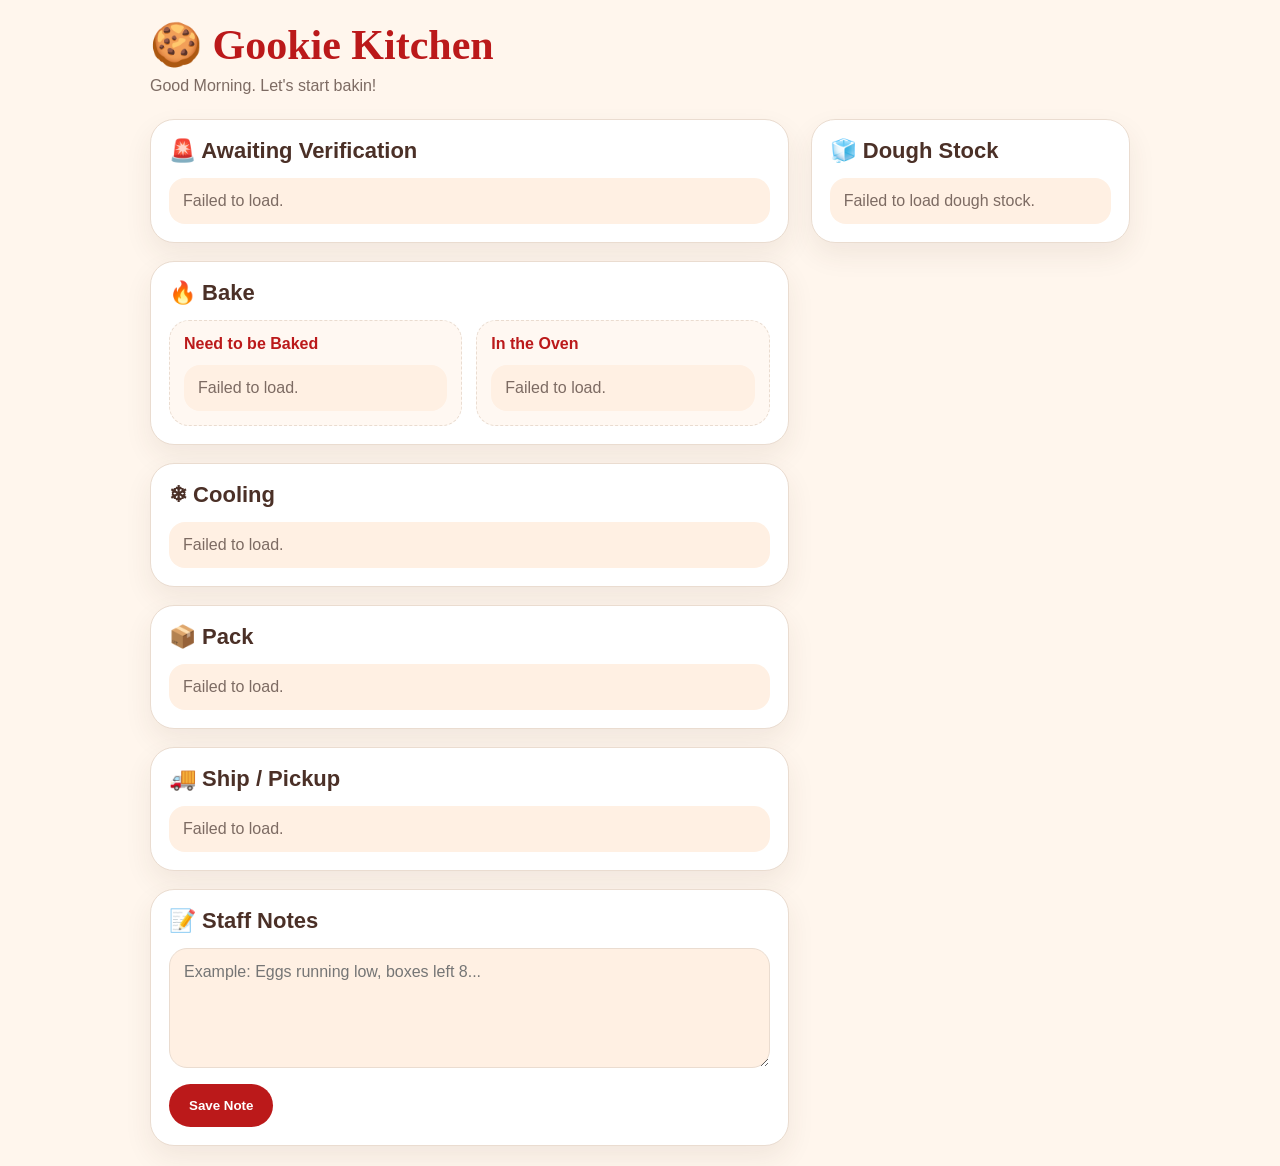
<file: kitchen.html>
<!DOCTYPE html>
<html lang="en">
<head>
  <meta charset="UTF-8" />
  <meta name="viewport" content="width=device-width, initial-scale=1.0" />
  <title>Gookie Kitchen</title>

  <style>
    :root { --red:#bb191a; --cream:#fff6ed; --white:#fff; --brown:#4b3027; --muted:#7d6b63; --line:#eadcd0; --soft:#fff0e3; }
    * { box-sizing:border-box; margin:0; padding:0; }
    body { font-family:Arial,sans-serif; background:var(--cream); color:var(--brown); padding:20px; }
    .wrap { max-width:980px; margin:0 auto; }
    header { margin-bottom:24px; }
    h1 { color:var(--red); font-family:Georgia,serif; font-size:42px; }
    .subtitle { color:var(--muted); margin-top:8px; }
    .kitchen-layout { display:grid; grid-template-columns:2fr 1fr; gap:22px; align-items:start; }
    .mission-column { display:grid; gap:18px; }
    .stock-column { position:sticky; top:20px; }
    .stock-column .task-column { max-height:85vh; overflow-y:auto; }
    .task-column { background:var(--white); border:1px solid var(--line); border-radius:24px; padding:18px; box-shadow:0 12px 28px rgba(75,48,39,.08); }
    .task-column h2 { font-size:22px; margin-bottom:14px; }
    .task-list { display:grid; gap:12px; }
    .bake-split { display:grid; grid-template-columns:1fr 1fr; gap:14px; }
    .bake-box { background:#fff8f2; border:1px dashed var(--line); border-radius:20px; padding:14px; }
    .bake-box h3 { font-size:16px; color:var(--red); margin-bottom:12px; }
    .task-card,.batch-card { background:var(--soft); border-radius:18px; padding:14px; }
    .task-card strong,.batch-card strong { color:var(--brown); }
    .empty { color:var(--muted); background:var(--soft); border-radius:16px; padding:14px; }
    button { background:var(--red); color:white; border:none; border-radius:999px; padding:14px 20px; font-weight:900; cursor:pointer; }
    textarea { width:100%; min-height:120px; border:1px solid var(--line); background:var(--soft); border-radius:18px; padding:14px; font:inherit; color:var(--brown); outline:none; }
    .notes textarea { margin-bottom:12px; }
    .compact-card { display:flex; justify-content:space-between; align-items:center; gap:12px; }
    .task-modal-overlay { position:fixed; inset:0; background:rgba(0,0,0,.45); opacity:0; pointer-events:none; transition:.25s; z-index:100; }
    .task-modal-overlay.active { opacity:1; pointer-events:auto; }
    .task-modal { position:fixed; top:50%; left:50%; width:min(520px, calc(100% - 32px)); max-height:88vh; overflow-y:auto; background:var(--cream); border-radius:28px; padding:26px; box-shadow:0 24px 70px rgba(0,0,0,.25); transform:translate(-50%,-50%) scale(.95); opacity:0; pointer-events:none; transition:.25s; z-index:101; }
    .task-modal.active { opacity:1; pointer-events:auto; transform:translate(-50%,-50%) scale(1); }
    .close-modal-btn { float:right; width:40px; height:40px; border-radius:50%; background:white; color:var(--brown); font-size:24px; }
    .modal-line { margin:10px 0; }
    .modal-line strong { color:var(--red); }
    .whatsapp-btn { display:block; width:100%; margin:18px 0 10px; background:#25d366; color:white; text-align:center; border-radius:999px; padding:14px 20px; font-weight:900; text-decoration:none; }
    .action-btn,.batch-main-btn { width:100%; margin-top:8px; }
    .batch-card { display:grid; gap:10px; }
    .batch-card p { margin:0; color:var(--brown); }
    .oven-check { display:flex; align-items:center; gap:10px; font-weight:900; color:var(--brown); }
    .oven-check input { width:20px; height:20px; }
    .cooling-timer { margin-top:8px; color:var(--red); font-weight:900; }
    .dough-stock-card { display:flex; justify-content:space-between; align-items:center; gap:12px; padding:10px 12px; }
    .dough-stock-card strong { font-size:14px; }
    .dough-stock-card p { font-weight:900; color:var(--red); }
    .dough-stock-card.syncing { opacity:.55; }
    .dough-stock-card.syncing::after { content:"Syncing..."; font-size:11px; font-weight:900; color:var(--red); }
    .dough-stock-card.updated { animation:stockFlash .8s ease; }
    @keyframes stockFlash { 0%{transform:scale(1);background:var(--soft);} 35%{transform:scale(1.03);background:#fff3bd;} 100%{transform:scale(1);background:var(--soft);} }
    @media (max-width:850px){ .kitchen-layout{grid-template-columns:1fr;} .stock-column{position:static;} .bake-split{grid-template-columns:1fr;} }

.batch-main-btn:disabled {
  background: #d9d9d9;
  color: #777;
  cursor: not-allowed;
  opacity: .8;
}

.batch-main-btn:disabled{

    background:#d7d7d7;

    color:#888;

    cursor:not-allowed;

    opacity:.8;

}

.pack-card {
  display: grid;
  gap: 12px;
}

.pack-items {
  margin-top: 8px;
  display: grid;
  gap: 4px;
}

.pack-items p {
  margin: 0;
  color: var(--muted);
  font-weight: 800;
}

.pack-card button {
  width: 100%;
}

button:disabled {
  background: #d9d9d9;
  color: #777;
  cursor: not-allowed;
}
    
  </style>
</head>

<body>
  <div class="wrap">
    <header>
      <h1>🍪 Gookie Kitchen</h1>
      <p class="subtitle">Good Morning. Let's start bakin!</p>
    </header>

    <main class="kitchen-layout">
      <section class="mission-column">
        <section class="task-column"><h2>🚨 Awaiting Verification</h2><div id="verifyList" class="task-list"><p class="empty">Loading...</p></div></section>
        <section class="task-column"><h2>🔥 Bake</h2><div class="bake-split"><div class="bake-box"><h3>Need to be Baked</h3><div id="needBakeList" class="task-list"><p class="empty">Loading...</p></div></div><div class="bake-box"><h3>In the Oven</h3><div id="ovenList" class="task-list"><p class="empty">Loading...</p></div></div></div></section>
        <section class="task-column"><h2>❄ Cooling</h2><div id="coolingList" class="task-list"><p class="empty">Loading...</p></div></section>
        <section class="task-column"><h2>📦 Pack</h2><div id="packList" class="task-list"><p class="empty">Loading...</p></div></section>
        <section class="task-column"><h2>🚚 Ship / Pickup</h2><div id="shipList" class="task-list"><p class="empty">Loading...</p></div></section>
        <section class="task-column notes"><h2>📝 Staff Notes</h2><textarea placeholder="Example: Eggs running low, boxes left 8..."></textarea><button>Save Note</button></section>
      </section>
      <aside class="stock-column"><section class="task-column"><h2>🧊 Dough Stock</h2><div id="doughStockList" class="task-list"><p class="empty">Loading dough stock...</p></div></section></aside>
    </main>
  </div>

  <div class="task-modal-overlay" id="taskModalOverlay"></div>
  <div class="task-modal" id="taskModal"><button class="close-modal-btn" onclick="closeTaskModal()">×</button><div id="taskModalContent"></div></div>

  <script>
    let kitchenOrders = [];
    let syncingDoughStock = false;
    let previousDoughStock = {};
    const SHEET_URL = "https://script.google.com/macros/s/AKfycbxix-lKdXmQpFcSz4-H1EQoKzqx6MA6589jcVrH7A0KaEN7ErY9dfLZCL68R1Qt0MG-/exec";

    async function loadKitchen() {
      try {
        const response = await fetch(SHEET_URL);
        const data = await response.json();
        kitchenOrders = data.orders || [];
        renderKitchenBoard(kitchenOrders);
        renderDoughStock(data.doughStock || []);
      } catch (error) {
        console.error("Kitchen load failed:", error);
        showLoadError();
      }
    }

    function showLoadError() {
      ["verifyList","needBakeList","ovenList","coolingList","packList","shipList"].forEach(id => {
        document.getElementById(id).innerHTML = `<p class="empty">Failed to load.</p>`;
      });
      document.getElementById("doughStockList").innerHTML = `<p class="empty">Failed to load dough stock.</p>`;
    }

    function renderKitchenBoard(orders) {
      renderTaskList("verifyList", orders, "NEW", "Verify", "READY_TO_BAKE");
      renderNeedToBakeBatch("needBakeList", orders);
      renderOvenBatch("ovenList", orders);
      renderCoolingBatch("coolingList", orders);
     renderPackList("packList", orders);
      renderTaskList("shipList", orders, "READY_TO_SHIP", "Completed", "COMPLETED");
    }

    function getFlavorTotalsByWorkflow(orders, workflow) {
      const filteredOrders = orders.filter(order => String(order.workflow || "").trim().toUpperCase() === workflow);
      const totals = {};
      filteredOrders.forEach(order => parseItems(order.items).forEach(item => { totals[item.name] = (totals[item.name] || 0) + item.qty; }));
      return { orders: filteredOrders, totals: Object.entries(totals) };
    }

    function renderNeedToBakeBatch(containerId, orders) {
      const container = document.getElementById(containerId);
      const batch = getFlavorTotalsByWorkflow(orders, "READY_TO_BAKE");
      if (!batch.orders.length) { container.innerHTML = `<p class="empty">No cookies waiting.</p>`; return; }
      container.innerHTML = `<div class="batch-card">${batch.totals.map(([name, qty]) => `<p><strong>${simplifyFlavorName(name)} x${qty}</strong></p>`).join("")}<button class="batch-main-btn" onclick="startWholeBatch()">Start Baking</button></div>`;
    }

   function renderOvenBatch(containerId, orders) {

  const container = document.getElementById(containerId);

  const batch = getFlavorTotalsByWorkflow(orders, "BAKING");

  if (!batch.orders.length) {
    container.innerHTML = `<p class="empty">Nothing in the oven.</p>`;
    return;
  }

  container.innerHTML = `
    <div class="batch-card">

      ${batch.totals.map(([name, qty]) => `
        <label class="oven-check">

          <input
            type="checkbox"
            class="ovenFlavorCheck"
            onchange="checkOvenCompletion()">

          <span>${simplifyFlavorName(name)} x${qty}</span>

        </label>
      `).join("")}

      <button
        id="doneBakingBtn"
        class="batch-main-btn"
        disabled
        onclick="doneWholeBatch()">

        Start Cooling

      </button>

    </div>
  `;

}

function checkOvenCompletion() {

  const checks = document.querySelectorAll(".ovenFlavorCheck");
  const completed = document.querySelectorAll(".ovenFlavorCheck:checked").length;

  const button = document.getElementById("doneBakingBtn");

  if (!button) return;

  button.disabled = completed !== checks.length;

}
    
    function renderCoolingBatch(containerId, orders) {
      const container = document.getElementById(containerId);
      const batch = getFlavorTotalsByWorkflow(orders, "COOLING");
      if (!batch.orders.length) { container.innerHTML = `<p class="empty">No cookies cooling.</p>`; return; }
      const coolingStart = batch.orders.map(order => order.coolingStarted).filter(Boolean).sort()[0];
      container.innerHTML = `<div class="batch-card">${batch.totals.map(([name, qty]) => `<p><strong>${simplifyFlavorName(name)} x${qty}</strong></p>`).join("")}<div class="cooling-timer">${getCoolingReadyText(coolingStart)}</div><button class="batch-main-btn" onclick="moveWholeBatch('COOLING', 'READY_TO_PACK')">Move to Pack</button></div>`;
    }

    function getCoolingReadyText(startTime) {
      if (!startTime) return "Cooling timer starting...";
      const start = new Date(startTime);
      const readyAt = new Date(start.getTime() + 90 * 60000);
      const remainingMinutes = Math.ceil((readyAt - new Date()) / 60000);
      if (remainingMinutes <= 0) return "✅ Ready to pack now";
      return `Will be ready at ${readyAt.toLocaleTimeString([], { hour:"2-digit", minute:"2-digit" })} • ${remainingMinutes} min left`;
    }

    function startWholeBatch() { moveWholeBatch("READY_TO_BAKE", "BAKING"); }

    function doneWholeBatch() {
      const checks = document.querySelectorAll(".ovenFlavorCheck");
      const allChecked = Array.from(checks).every(check => check.checked);
      if (!allChecked) { alert("Please tick all flavors before Done Baking."); return; }
      moveWholeBatch("BAKING", "COOLING");
    }

function checkOvenCompletion() {

  const checks = document.querySelectorAll(".ovenFlavorCheck");

  const allChecked = [...checks].every(c => c.checked);

  document.getElementById("doneBakingBtn").disabled = !allChecked;

}
    
    function moveWholeBatch(currentWorkflow, nextWorkflow) {
      const matchingOrders = kitchenOrders.filter(order => String(order.workflow || "").trim().toUpperCase() === currentWorkflow);
      if (!matchingOrders.length) return;
      if (nextWorkflow === "BAKING") { syncingDoughStock = true; renderDoughStockFromCurrentUI(); }
      matchingOrders.forEach(order => {
        order.workflow = nextWorkflow;
        if (nextWorkflow === "COOLING") order.coolingStarted = new Date().toISOString();
        postStatus(order.orderID, order.paymentStatus || "VERIFIED", nextWorkflow);
      });
      renderKitchenBoard(kitchenOrders);
      setTimeout(() => { syncingDoughStock = false; loadKitchen(); }, 2500);
    }

    function renderTaskList(containerId, orders, workflow, buttonText, nextWorkflow) {
      const container = document.getElementById(containerId);
      const list = orders.filter(order => String(order.workflow || "").trim().toUpperCase() === workflow);
      if (!list.length) { container.innerHTML = `<p class="empty">No tasks here.</p>`; return; }
      container.innerHTML = list.map(order => `<div class="task-card compact-card"><strong>${order.orderID || "NO ID"}</strong><button onclick="openTaskModal('${order.orderID}', '${buttonText}', '${nextWorkflow}')">${buttonText}</button></div>`).join("");
    }

    function renderPackList(containerId, orders) {
  const container = document.getElementById(containerId);

  const list = orders.filter(order =>
    String(order.workflow || "").trim().toUpperCase() === "READY_TO_PACK"
  );

  if (list.length === 0) {
    container.innerHTML = `<p class="empty">No orders to pack.</p>`;
    return;
  }

  container.innerHTML = list.map(order => {
    const items = parseItems(order.items);

    return `
      <div class="task-card pack-card">
        <div>
          <strong>${order.orderID || "NO ID"}</strong>

          <div class="pack-items">
            ${items.map(item => `
              <p>🍪 ${simplifyFlavorName(item.name)} x${item.qty}</p>
            `).join("")}
          </div>
        </div>

        <button onclick="markPacked(this, '${order.orderID}')">
  Packed
</button>
      </div>
    `;
  }).join("");
}

function markPacked(button, orderID) {
  button.disabled = true;
  button.textContent = "Packing...";

  moveOrder(orderID, "READY_TO_SHIP");

  setTimeout(() => {
    loadKitchen();
  }, 1800);
}
    
    function moveOrder(orderID, nextWorkflow) {
      const order = kitchenOrders.find(order => order.orderID === orderID);
      if (!order) { alert("Order not found."); return; }
      const paymentStatus = nextWorkflow === "READY_TO_BAKE" ? "VERIFIED" : (order.paymentStatus || "PENDING");
      order.paymentStatus = paymentStatus;
      order.workflow = nextWorkflow;
      renderKitchenBoard(kitchenOrders);
      closeTaskModal();
      postStatus(orderID, paymentStatus, nextWorkflow);
      setTimeout(loadKitchen, 1500);
    }

    function postStatus(orderID, paymentStatus, workflow) {
      fetch(SHEET_URL, {
        method: "POST",
        mode: "no-cors",
        headers: { "Content-Type": "text/plain" },
        body: JSON.stringify({ action:"updateStatus", orderID, paymentStatus, workflow })
      });
    }

    function openTaskModal(orderID, buttonText, nextWorkflow) {
      const order = kitchenOrders.find(o => o.orderID === orderID);
      if (!order) return;
      document.getElementById("taskModalContent").innerHTML = `<h2>🍪 ${order.orderID}</h2><p class="modal-line">👤 ${order.name || "-"}</p><p class="modal-line">📱 ${order.phone || "-"}</p><p class="modal-line">${order.method === "delivery" ? "🚚 Delivery" : "🏠 Pickup"} • ${order.method === "delivery" ? (order.deliveryAddress || "-") : (order.pickupDate || "-")}</p><hr><p class="modal-line">🍪 ${String(order.items || "").replaceAll(",", "<br>🍪")}</p><hr><p class="modal-line">💰 <strong>${money(order.total)}</strong></p><p class="modal-line">📝 ${order.notes || "-"}</p><a class="whatsapp-btn" href="https://wa.me/${order.phone}" target="_blank">📱 Open WhatsApp</a><button class="action-btn" onclick="moveOrder('${order.orderID}','${nextWorkflow}')">${nextWorkflow === "READY_TO_BAKE" ? "✅ Verify Payment" : buttonText}</button>`;
      document.getElementById("taskModalOverlay").classList.add("active");
      document.getElementById("taskModal").classList.add("active");
    }

    function closeTaskModal() {
      document.getElementById("taskModalOverlay").classList.remove("active");
      document.getElementById("taskModal").classList.remove("active");
    }

    document.getElementById("taskModalOverlay").addEventListener("click", closeTaskModal);

    function renderDoughStock(stock) {
      const container = document.getElementById("doughStockList");
      if (!stock.length) { container.innerHTML = `<p class="empty">No dough stock found.</p>`; return; }
      container.innerHTML = stock.map(item => {
        let icon = "🟢";
        if (Number(item.readyDough) <= Number(item.minimumStock)) icon = "🔴";
        else if (Number(item.readyDough) <= Number(item.minimumStock) + 5) icon = "🟡";
        const previous = previousDoughStock[item.flavor];
        const isUpdated = previous !== undefined && Number(previous) !== Number(item.readyDough);
        const classes = ["task-card", "dough-stock-card", syncingDoughStock ? "syncing" : "", isUpdated ? "updated" : ""].join(" ");
        return `<div class="${classes}"><strong>${item.flavor}</strong><p>${item.readyDough} ${icon}</p></div>`;
      }).join("");
      previousDoughStock = {};
      stock.forEach(item => { previousDoughStock[item.flavor] = item.readyDough; });
    }

    function renderDoughStockFromCurrentUI() {
      const currentStock = Object.entries(previousDoughStock).map(([flavor, readyDough]) => ({ flavor, readyDough, minimumStock: 0 }));
      renderDoughStock(currentStock);
    }

    function money(amount) { return `RM${Number(amount || 0).toFixed(2)}`; }

    function parseItems(itemsText) {
      return String(itemsText || "").split(",").map(item => item.trim()).filter(Boolean).map(item => {
        const match = item.match(/(.+)\s+x\s*(\d+)/i);
        if (!match) return null;
        return { name: match[1].trim(), qty: Number(match[2]) };
      }).filter(Boolean);
    }

    function simplifyFlavorName(name) {
      const map = { "Classic Choc Chip":"Choc Chip", "Dark Seasalt":"Dark Seasalt", "Red Velvet":"Red Velvet", "Matchadamia":"Matchadamia", "OG S’mores":"S’mores", "OG S'mores":"S’mores", "Biscoff Lava":"Biscoff Lava", "Choco Lava":"Choco Lava", "Tiramisu Lava":"Tiramisu Lava" };
      return map[name] || name;
    }

    setInterval(() => { renderCoolingBatch("coolingList", kitchenOrders); }, 30000);
    loadKitchen();
  </script>
</body>
</html>
</file>
